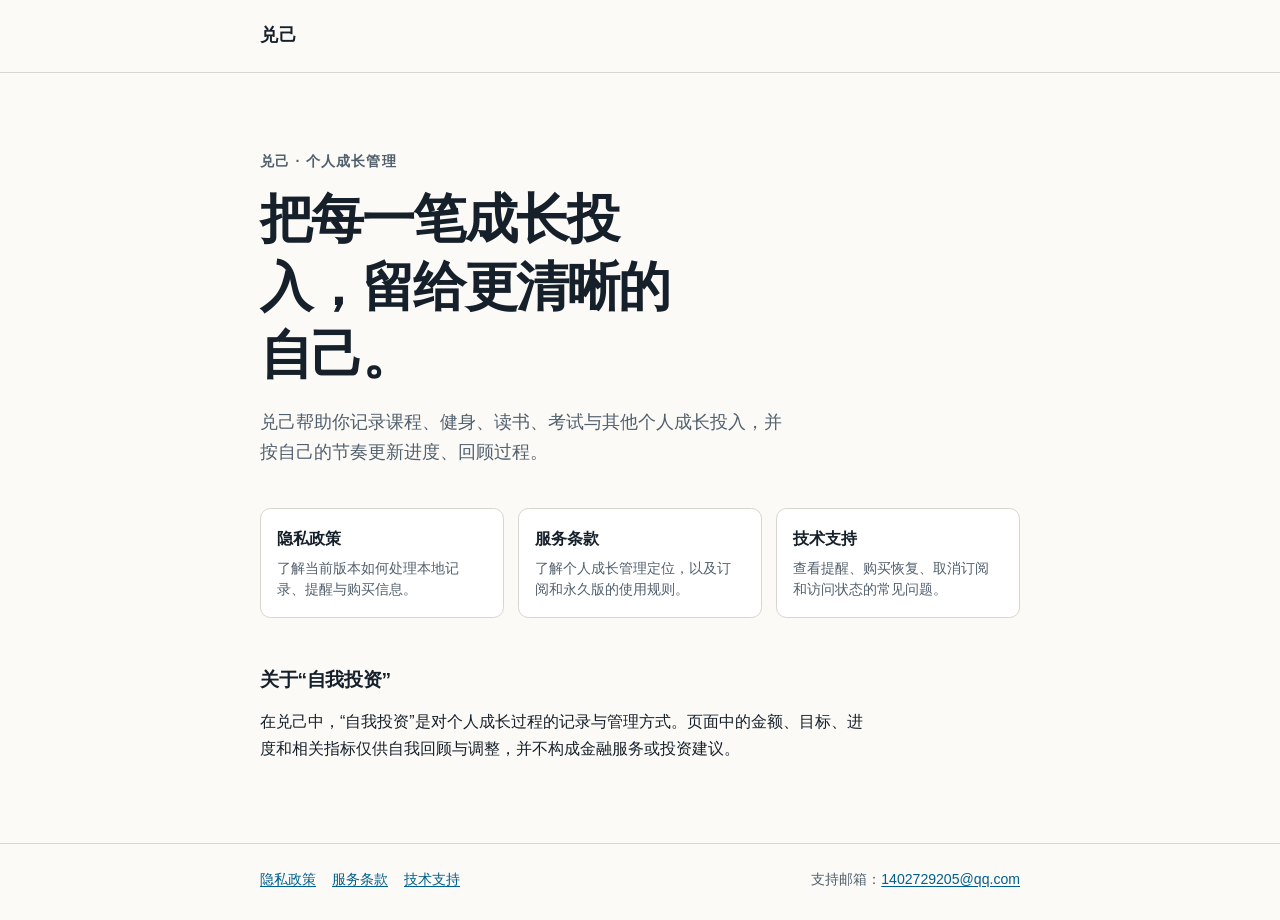
<file: index.html>
<!doctype html>
<html lang="zh-CN">
  <head>
    <meta charset="utf-8">
    <meta name="viewport" content="width=device-width, initial-scale=1">
    <meta name="description" content="兑己：用于记录与复盘个人成长投入的本地 iOS 应用。">
    <title>兑己 · 个人成长管理</title>
    <link rel="stylesheet" href="assets/site.css">
  </head>
  <body>
    <a class="skip-link" href="#content">跳到主要内容</a>
    <header class="site-header">
      <div class="shell">
        <a class="brand" href="./" aria-label="兑己首页">兑己</a>
      </div>
    </header>

    <main id="content" class="shell">
      <p class="eyebrow">兑己 · 个人成长管理</p>
      <h1>把每一笔成长投入，留给更清晰的自己。</h1>
      <p class="lead">
        兑己帮助你记录课程、健身、读书、考试与其他个人成长投入，并按自己的节奏更新进度、回顾过程。
      </p>

      <nav class="link-grid" aria-label="公开页面">
        <a class="link-card" href="privacy/">
          <strong>隐私政策</strong>
          <span>了解当前版本如何处理本地记录、提醒与购买信息。</span>
        </a>
        <a class="link-card" href="terms/">
          <strong>服务条款</strong>
          <span>了解个人成长管理定位，以及订阅和永久版的使用规则。</span>
        </a>
        <a class="link-card" href="support/">
          <strong>技术支持</strong>
          <span>查看提醒、购买恢复、取消订阅和访问状态的常见问题。</span>
        </a>
      </nav>

      <section class="content" aria-labelledby="about-title">
        <h2 id="about-title">关于“自我投资”</h2>
        <p>
          在兑己中，“自我投资”是对个人成长过程的记录与管理方式。页面中的金额、目标、进度和相关指标仅供自我回顾与调整，并不构成金融服务或投资建议。
        </p>
      </section>
    </main>

    <footer class="site-footer">
      <div class="shell">
        <nav class="footer-links" aria-label="页脚导航">
          <a href="privacy/">隐私政策</a>
          <a href="terms/">服务条款</a>
          <a href="support/">技术支持</a>
        </nav>
        <p>支持邮箱：<a href="mailto:1402729205@qq.com">1402729205@qq.com</a></p>
      </div>
    </footer>
  </body>
</html>
</file>
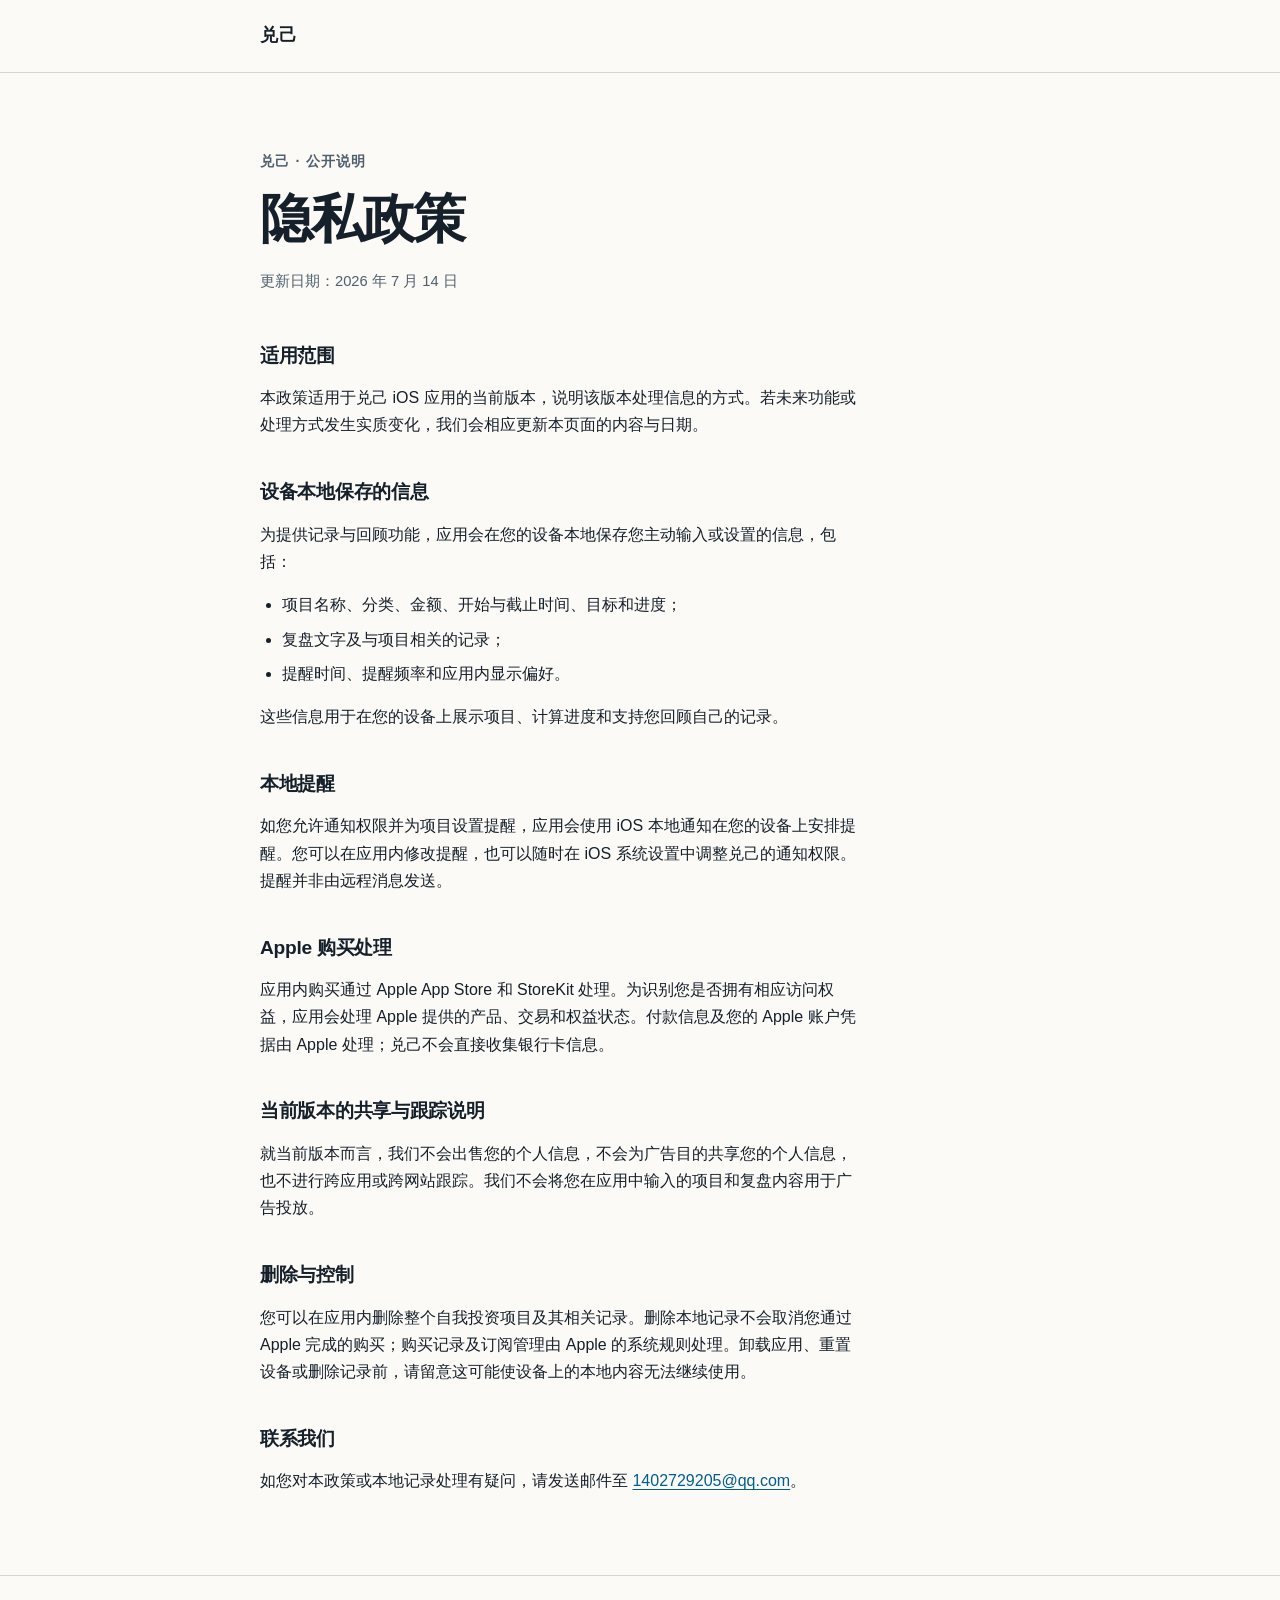
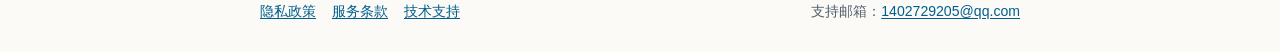
<file: privacy/index.html>
<!doctype html>
<html lang="zh-CN">
  <head>
    <meta charset="utf-8">
    <meta name="viewport" content="width=device-width, initial-scale=1">
    <meta name="description" content="兑己当前版本的隐私政策。">
    <title>隐私政策 · 兑己</title>
    <link rel="stylesheet" href="../assets/site.css">
  </head>
  <body>
    <a class="skip-link" href="#content">跳到主要内容</a>
    <header class="site-header">
      <div class="shell">
        <a class="brand" href="../" aria-label="返回兑己首页">兑己</a>
      </div>
    </header>

    <main id="content" class="shell">
      <p class="eyebrow">兑己 · 公开说明</p>
      <h1>隐私政策</h1>
      <p class="meta">更新日期：2026 年 7 月 14 日</p>

      <div class="content">
        <h2>适用范围</h2>
        <p>
          本政策适用于兑己 iOS 应用的当前版本，说明该版本处理信息的方式。若未来功能或处理方式发生实质变化，我们会相应更新本页面的内容与日期。
        </p>

        <h2>设备本地保存的信息</h2>
        <p>为提供记录与回顾功能，应用会在您的设备本地保存您主动输入或设置的信息，包括：</p>
        <ul>
          <li>项目名称、分类、金额、开始与截止时间、目标和进度；</li>
          <li>复盘文字及与项目相关的记录；</li>
          <li>提醒时间、提醒频率和应用内显示偏好。</li>
        </ul>
        <p>这些信息用于在您的设备上展示项目、计算进度和支持您回顾自己的记录。</p>

        <h2>本地提醒</h2>
        <p>
          如您允许通知权限并为项目设置提醒，应用会使用 iOS 本地通知在您的设备上安排提醒。您可以在应用内修改提醒，也可以随时在 iOS 系统设置中调整兑己的通知权限。提醒并非由远程消息发送。
        </p>

        <h2>Apple 购买处理</h2>
        <p>
          应用内购买通过 Apple App Store 和 StoreKit 处理。为识别您是否拥有相应访问权益，应用会处理 Apple 提供的产品、交易和权益状态。付款信息及您的 Apple 账户凭据由 Apple 处理；兑己不会直接收集银行卡信息。
        </p>

        <h2>当前版本的共享与跟踪说明</h2>
        <p>
          就当前版本而言，我们不会出售您的个人信息，不会为广告目的共享您的个人信息，也不进行跨应用或跨网站跟踪。我们不会将您在应用中输入的项目和复盘内容用于广告投放。
        </p>

        <h2>删除与控制</h2>
        <p>
          您可以在应用内删除整个自我投资项目及其相关记录。删除本地记录不会取消您通过 Apple 完成的购买；购买记录及订阅管理由 Apple 的系统规则处理。卸载应用、重置设备或删除记录前，请留意这可能使设备上的本地内容无法继续使用。
        </p>

        <h2>联系我们</h2>
        <p>
          如您对本政策或本地记录处理有疑问，请发送邮件至
          <a href="mailto:1402729205@qq.com">1402729205@qq.com</a>。
        </p>
      </div>
    </main>

    <footer class="site-footer">
      <div class="shell">
        <nav class="footer-links" aria-label="页脚导航">
          <a href="../privacy/">隐私政策</a>
          <a href="../terms/">服务条款</a>
          <a href="../support/">技术支持</a>
        </nav>
        <p>支持邮箱：<a href="mailto:1402729205@qq.com">1402729205@qq.com</a></p>
      </div>
    </footer>
  </body>
</html>
</file>
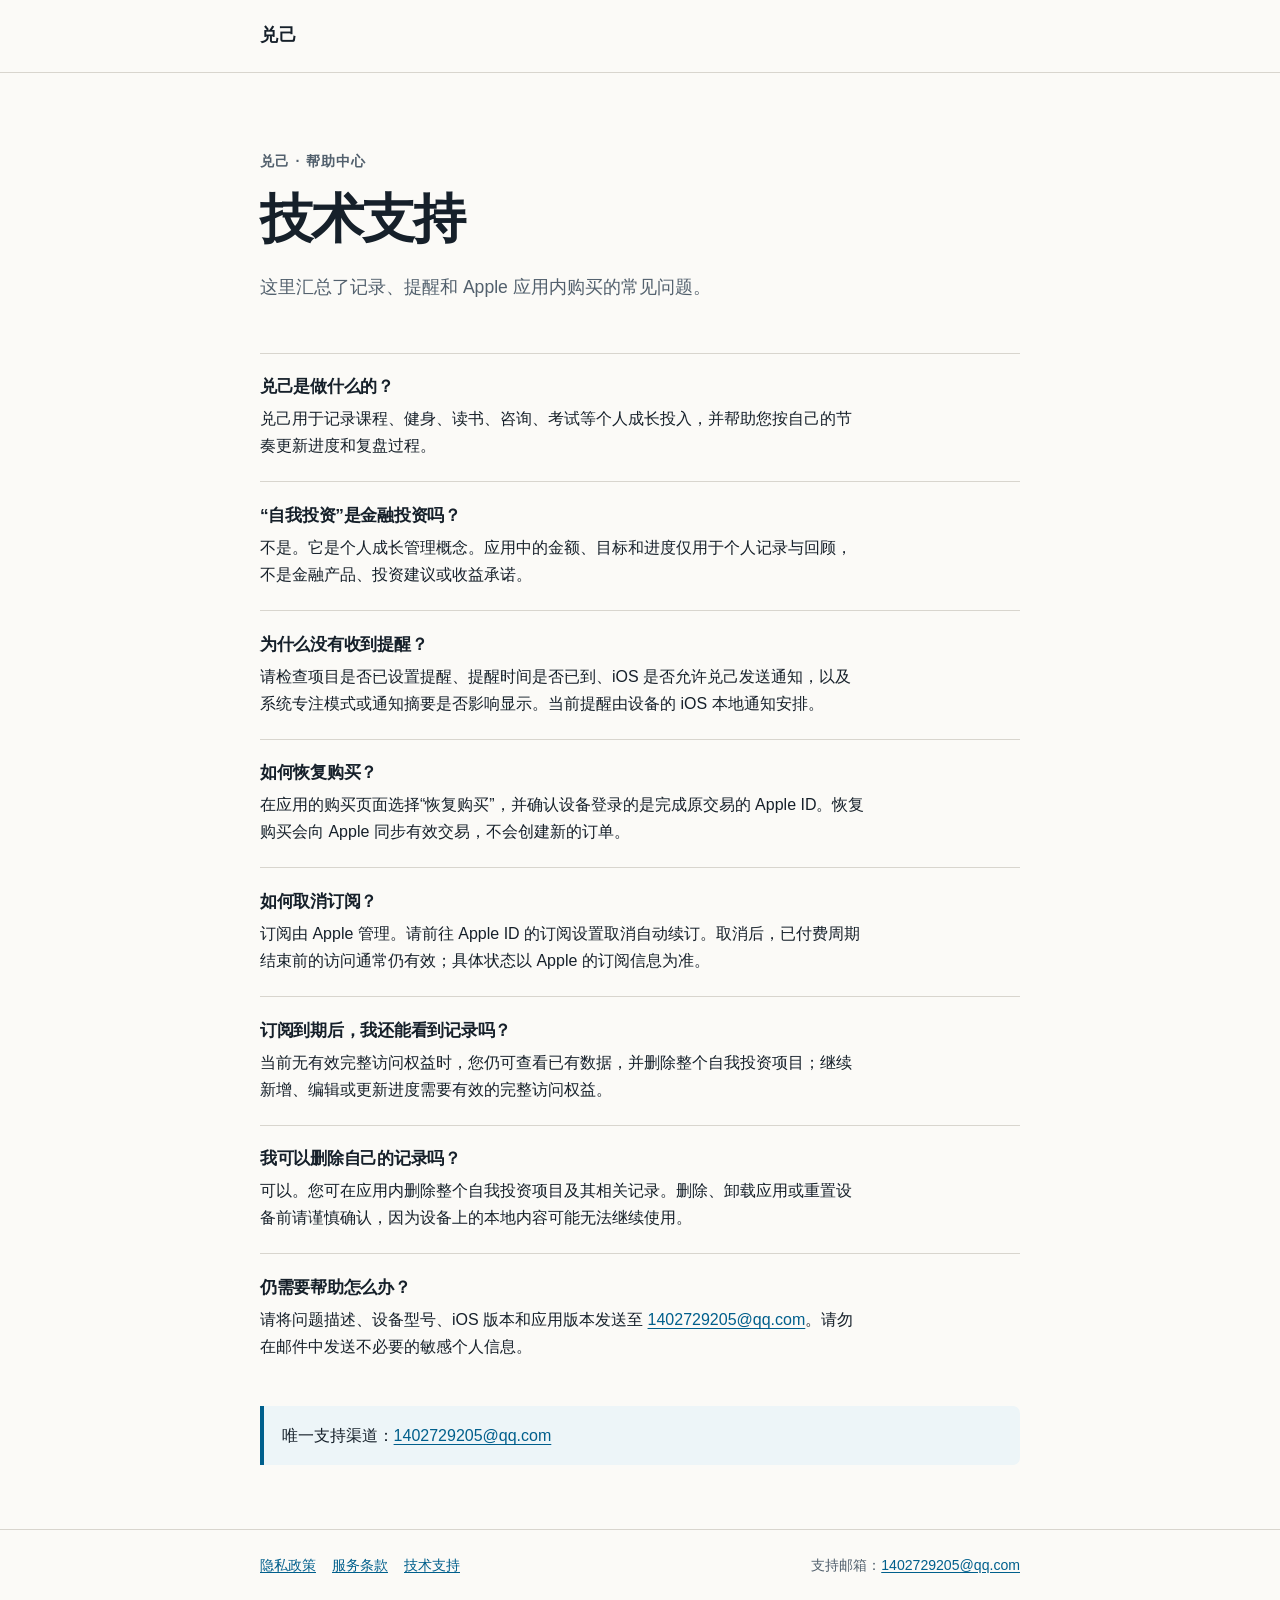
<file: support/index.html>
<!doctype html>
<html lang="zh-CN">
  <head>
    <meta charset="utf-8">
    <meta name="viewport" content="width=device-width, initial-scale=1">
    <meta name="description" content="兑己技术支持与常见问题。">
    <title>技术支持 · 兑己</title>
    <link rel="stylesheet" href="../assets/site.css">
  </head>
  <body>
    <a class="skip-link" href="#content">跳到主要内容</a>
    <header class="site-header">
      <div class="shell">
        <a class="brand" href="../" aria-label="返回兑己首页">兑己</a>
      </div>
    </header>

    <main id="content" class="shell">
      <p class="eyebrow">兑己 · 帮助中心</p>
      <h1>技术支持</h1>
      <p class="lead">这里汇总了记录、提醒和 Apple 应用内购买的常见问题。</p>

      <section class="content" aria-label="常见问题">
        <article class="faq-item">
          <h2>兑己是做什么的？</h2>
          <p>兑己用于记录课程、健身、读书、咨询、考试等个人成长投入，并帮助您按自己的节奏更新进度和复盘过程。</p>
        </article>

        <article class="faq-item">
          <h2>“自我投资”是金融投资吗？</h2>
          <p>不是。它是个人成长管理概念。应用中的金额、目标和进度仅用于个人记录与回顾，不是金融产品、投资建议或收益承诺。</p>
        </article>

        <article class="faq-item">
          <h2>为什么没有收到提醒？</h2>
          <p>请检查项目是否已设置提醒、提醒时间是否已到、iOS 是否允许兑己发送通知，以及系统专注模式或通知摘要是否影响显示。当前提醒由设备的 iOS 本地通知安排。</p>
        </article>

        <article class="faq-item">
          <h2>如何恢复购买？</h2>
          <p>在应用的购买页面选择“恢复购买”，并确认设备登录的是完成原交易的 Apple ID。恢复购买会向 Apple 同步有效交易，不会创建新的订单。</p>
        </article>

        <article class="faq-item">
          <h2>如何取消订阅？</h2>
          <p>订阅由 Apple 管理。请前往 Apple ID 的订阅设置取消自动续订。取消后，已付费周期结束前的访问通常仍有效；具体状态以 Apple 的订阅信息为准。</p>
        </article>

        <article class="faq-item">
          <h2>订阅到期后，我还能看到记录吗？</h2>
          <p>当前无有效完整访问权益时，您仍可查看已有数据，并删除整个自我投资项目；继续新增、编辑或更新进度需要有效的完整访问权益。</p>
        </article>

        <article class="faq-item">
          <h2>我可以删除自己的记录吗？</h2>
          <p>可以。您可在应用内删除整个自我投资项目及其相关记录。删除、卸载应用或重置设备前请谨慎确认，因为设备上的本地内容可能无法继续使用。</p>
        </article>

        <article class="faq-item">
          <h2>仍需要帮助怎么办？</h2>
          <p>请将问题描述、设备型号、iOS 版本和应用版本发送至 <a href="mailto:1402729205@qq.com">1402729205@qq.com</a>。请勿在邮件中发送不必要的敏感个人信息。</p>
        </article>
      </section>

      <aside class="notice" aria-label="支持联系信息">
        <p>唯一支持渠道：<a href="mailto:1402729205@qq.com">1402729205@qq.com</a></p>
      </aside>
    </main>

    <footer class="site-footer">
      <div class="shell">
        <nav class="footer-links" aria-label="页脚导航">
          <a href="../privacy/">隐私政策</a>
          <a href="../terms/">服务条款</a>
          <a href="../support/">技术支持</a>
        </nav>
        <p>支持邮箱：<a href="mailto:1402729205@qq.com">1402729205@qq.com</a></p>
      </div>
    </footer>
  </body>
</html>
</file>
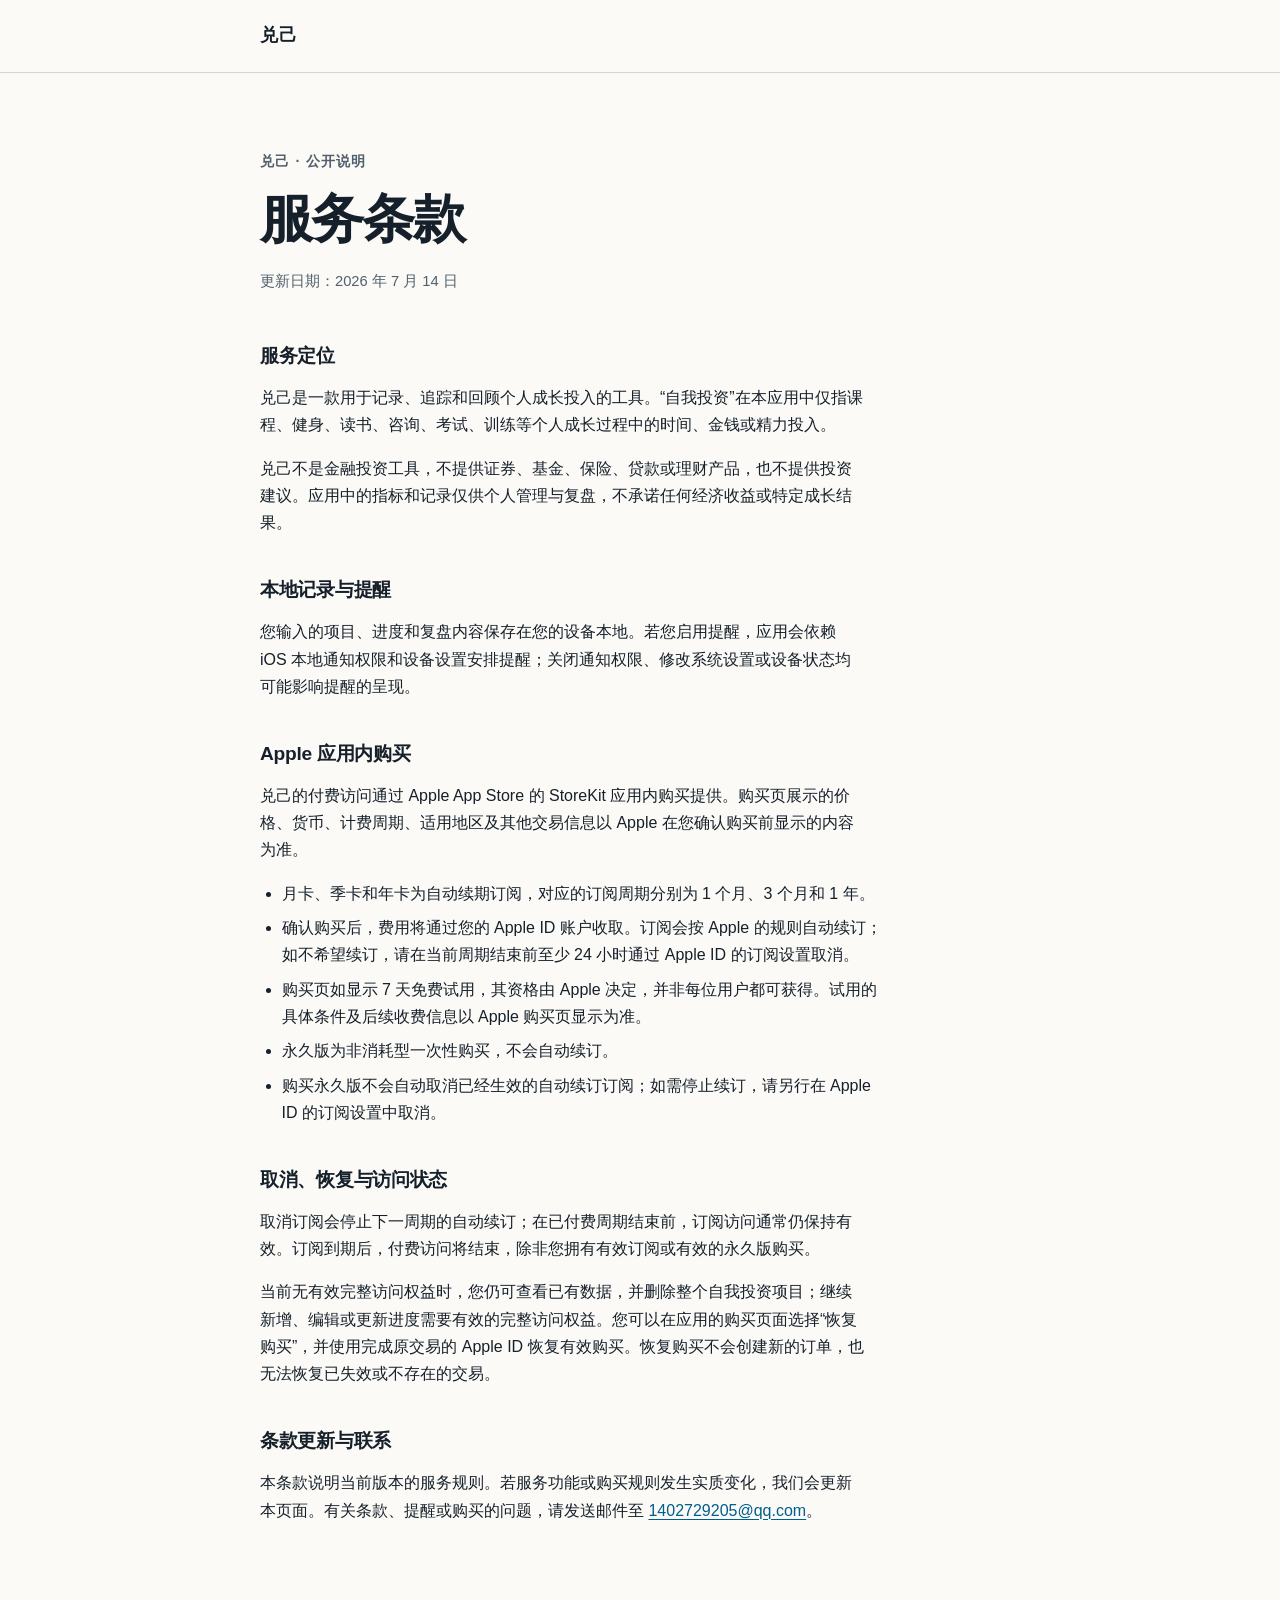
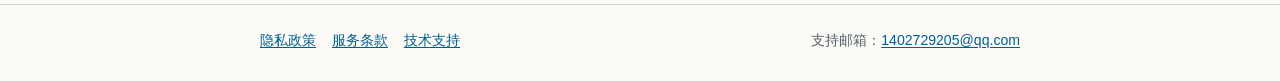
<file: terms/index.html>
<!doctype html>
<html lang="zh-CN">
  <head>
    <meta charset="utf-8">
    <meta name="viewport" content="width=device-width, initial-scale=1">
    <meta name="description" content="兑己当前版本的服务条款与购买规则。">
    <title>服务条款 · 兑己</title>
    <link rel="stylesheet" href="../assets/site.css">
  </head>
  <body>
    <a class="skip-link" href="#content">跳到主要内容</a>
    <header class="site-header">
      <div class="shell">
        <a class="brand" href="../" aria-label="返回兑己首页">兑己</a>
      </div>
    </header>

    <main id="content" class="shell">
      <p class="eyebrow">兑己 · 公开说明</p>
      <h1>服务条款</h1>
      <p class="meta">更新日期：2026 年 7 月 14 日</p>

      <div class="content">
        <h2>服务定位</h2>
        <p>
          兑己是一款用于记录、追踪和回顾个人成长投入的工具。“自我投资”在本应用中仅指课程、健身、读书、咨询、考试、训练等个人成长过程中的时间、金钱或精力投入。
        </p>
        <p>
          兑己不是金融投资工具，不提供证券、基金、保险、贷款或理财产品，也不提供投资建议。应用中的指标和记录仅供个人管理与复盘，不承诺任何经济收益或特定成长结果。
        </p>

        <h2>本地记录与提醒</h2>
        <p>
          您输入的项目、进度和复盘内容保存在您的设备本地。若您启用提醒，应用会依赖 iOS 本地通知权限和设备设置安排提醒；关闭通知权限、修改系统设置或设备状态均可能影响提醒的呈现。
        </p>

        <h2>Apple 应用内购买</h2>
        <p>
          兑己的付费访问通过 Apple App Store 的 StoreKit 应用内购买提供。购买页展示的价格、货币、计费周期、适用地区及其他交易信息以 Apple 在您确认购买前显示的内容为准。
        </p>
        <ul>
          <li>月卡、季卡和年卡为自动续期订阅，对应的订阅周期分别为 1 个月、3 个月和 1 年。</li>
          <li>确认购买后，费用将通过您的 Apple ID 账户收取。订阅会按 Apple 的规则自动续订；如不希望续订，请在当前周期结束前至少 24 小时通过 Apple ID 的订阅设置取消。</li>
          <li>购买页如显示 7 天免费试用，其资格由 Apple 决定，并非每位用户都可获得。试用的具体条件及后续收费信息以 Apple 购买页显示为准。</li>
          <li>永久版为非消耗型一次性购买，不会自动续订。</li>
          <li>购买永久版不会自动取消已经生效的自动续订订阅；如需停止续订，请另行在 Apple ID 的订阅设置中取消。</li>
        </ul>

        <h2>取消、恢复与访问状态</h2>
        <p>
          取消订阅会停止下一周期的自动续订；在已付费周期结束前，订阅访问通常仍保持有效。订阅到期后，付费访问将结束，除非您拥有有效订阅或有效的永久版购买。
        </p>
        <p>
          当前无有效完整访问权益时，您仍可查看已有数据，并删除整个自我投资项目；继续新增、编辑或更新进度需要有效的完整访问权益。您可以在应用的购买页面选择“恢复购买”，并使用完成原交易的 Apple ID 恢复有效购买。恢复购买不会创建新的订单，也无法恢复已失效或不存在的交易。
        </p>

        <h2>条款更新与联系</h2>
        <p>
          本条款说明当前版本的服务规则。若服务功能或购买规则发生实质变化，我们会更新本页面。有关条款、提醒或购买的问题，请发送邮件至
          <a href="mailto:1402729205@qq.com">1402729205@qq.com</a>。
        </p>
      </div>
    </main>

    <footer class="site-footer">
      <div class="shell">
        <nav class="footer-links" aria-label="页脚导航">
          <a href="../privacy/">隐私政策</a>
          <a href="../terms/">服务条款</a>
          <a href="../support/">技术支持</a>
        </nav>
        <p>支持邮箱：<a href="mailto:1402729205@qq.com">1402729205@qq.com</a></p>
      </div>
    </footer>
  </body>
</html>
</file>
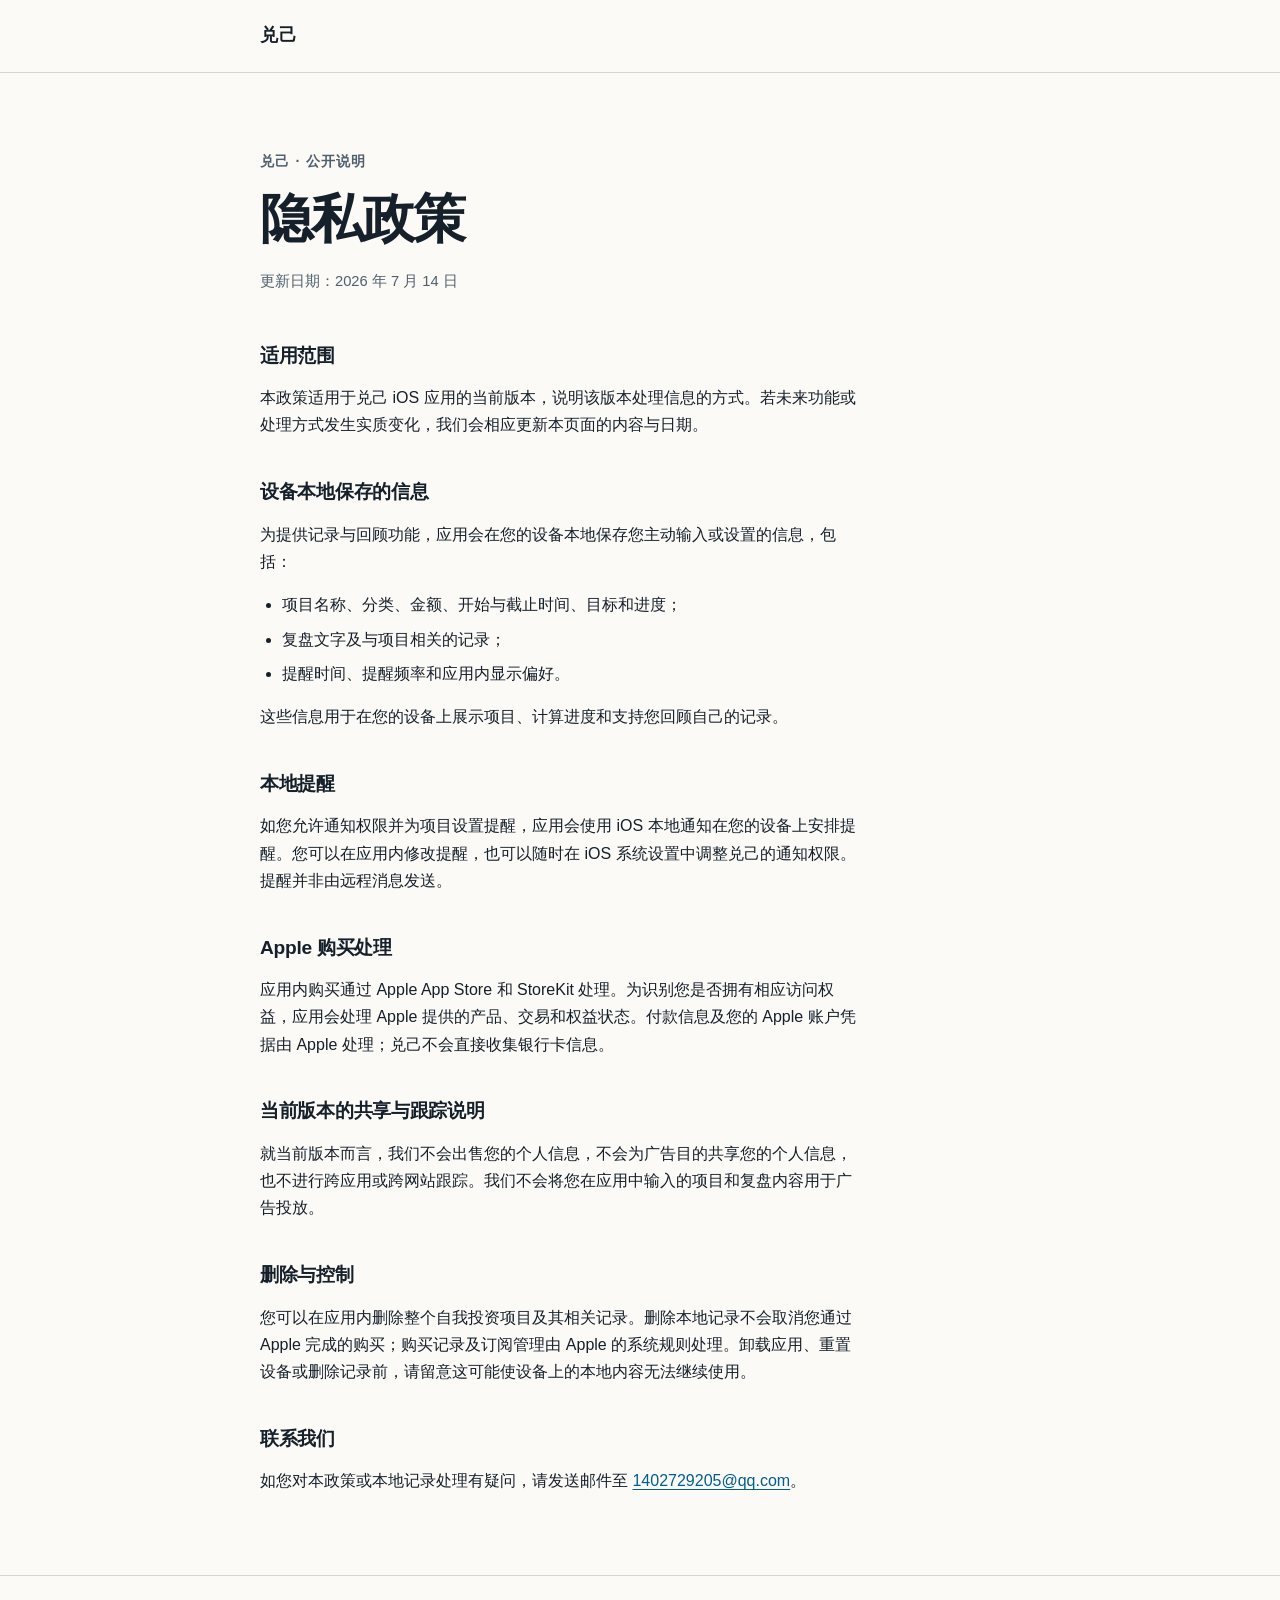
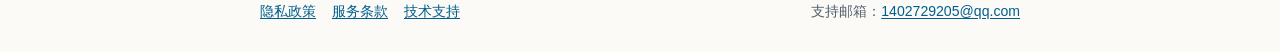
<file: duiji-privacy.html>
<!doctype html>
<html lang="zh-CN">
  <head>
    <meta charset="utf-8">
    <meta name="viewport" content="width=device-width, initial-scale=1">
    <meta name="description" content="兑己当前版本的隐私政策。">
    <title>隐私政策 · 兑己</title>
    <link rel="stylesheet" href="../assets/site.css">
  </head>
  <body>
    <a class="skip-link" href="#content">跳到主要内容</a>
    <header class="site-header">
      <div class="shell">
        <a class="brand" href="../" aria-label="返回兑己首页">兑己</a>
      </div>
    </header>

    <main id="content" class="shell">
      <p class="eyebrow">兑己 · 公开说明</p>
      <h1>隐私政策</h1>
      <p class="meta">更新日期：2026 年 7 月 14 日</p>

      <div class="content">
        <h2>适用范围</h2>
        <p>
          本政策适用于兑己 iOS 应用的当前版本，说明该版本处理信息的方式。若未来功能或处理方式发生实质变化，我们会相应更新本页面的内容与日期。
        </p>

        <h2>设备本地保存的信息</h2>
        <p>为提供记录与回顾功能，应用会在您的设备本地保存您主动输入或设置的信息，包括：</p>
        <ul>
          <li>项目名称、分类、金额、开始与截止时间、目标和进度；</li>
          <li>复盘文字及与项目相关的记录；</li>
          <li>提醒时间、提醒频率和应用内显示偏好。</li>
        </ul>
        <p>这些信息用于在您的设备上展示项目、计算进度和支持您回顾自己的记录。</p>

        <h2>本地提醒</h2>
        <p>
          如您允许通知权限并为项目设置提醒，应用会使用 iOS 本地通知在您的设备上安排提醒。您可以在应用内修改提醒，也可以随时在 iOS 系统设置中调整兑己的通知权限。提醒并非由远程消息发送。
        </p>

        <h2>Apple 购买处理</h2>
        <p>
          应用内购买通过 Apple App Store 和 StoreKit 处理。为识别您是否拥有相应访问权益，应用会处理 Apple 提供的产品、交易和权益状态。付款信息及您的 Apple 账户凭据由 Apple 处理；兑己不会直接收集银行卡信息。
        </p>

        <h2>当前版本的共享与跟踪说明</h2>
        <p>
          就当前版本而言，我们不会出售您的个人信息，不会为广告目的共享您的个人信息，也不进行跨应用或跨网站跟踪。我们不会将您在应用中输入的项目和复盘内容用于广告投放。
        </p>

        <h2>删除与控制</h2>
        <p>
          您可以在应用内删除整个自我投资项目及其相关记录。删除本地记录不会取消您通过 Apple 完成的购买；购买记录及订阅管理由 Apple 的系统规则处理。卸载应用、重置设备或删除记录前，请留意这可能使设备上的本地内容无法继续使用。
        </p>

        <h2>联系我们</h2>
        <p>
          如您对本政策或本地记录处理有疑问，请发送邮件至
          <a href="mailto:1402729205@qq.com">1402729205@qq.com</a>。
        </p>
      </div>
    </main>

    <footer class="site-footer">
      <div class="shell">
        <nav class="footer-links" aria-label="页脚导航">
          <a href="../privacy/">隐私政策</a>
          <a href="../terms/">服务条款</a>
          <a href="../support/">技术支持</a>
        </nav>
        <p>支持邮箱：<a href="mailto:1402729205@qq.com">1402729205@qq.com</a></p>
      </div>
    </footer>
  </body>
</html>
</file>
<file: assets/site.css>
:root {
  color-scheme: light;
  --background: #fbfaf7;
  --surface: #ffffff;
  --ink: #16202a;
  --muted: #52606d;
  --line: #d8d5ce;
  --link: #005f8c;
  --link-hover: #003f5f;
  --accent-surface: #edf5f8;
  --focus: #c24a00;
}

* {
  box-sizing: border-box;
}

html {
  scroll-behavior: smooth;
}

body {
  min-width: 320px;
  margin: 0;
  background: var(--background);
  color: var(--ink);
  font-family: -apple-system, BlinkMacSystemFont, "Segoe UI", Roboto,
    "Noto Sans SC", "PingFang SC", "Hiragino Sans GB", "Microsoft YaHei", sans-serif;
  font-size: 1rem;
  line-height: 1.7;
}

a {
  color: var(--link);
  text-decoration-thickness: 0.08em;
  text-underline-offset: 0.16em;
}

a:hover {
  color: var(--link-hover);
}

a:focus-visible {
  outline: 3px solid var(--focus);
  outline-offset: 3px;
}

.skip-link {
  position: fixed;
  top: 0.75rem;
  left: 0.75rem;
  z-index: 10;
  padding: 0.5rem 0.75rem;
  background: var(--ink);
  color: #fff;
  transform: translateY(-200%);
}

.skip-link:focus {
  transform: translateY(0);
}

.shell {
  width: min(100% - 2.5rem, 760px);
  margin-inline: auto;
}

.site-header {
  border-bottom: 1px solid var(--line);
}

.site-header .shell {
  display: flex;
  align-items: center;
  min-height: 4.5rem;
}

.brand {
  color: var(--ink);
  font-size: 1.1rem;
  font-weight: 760;
  letter-spacing: 0.08em;
  text-decoration: none;
}

main {
  padding-block: 4.75rem 4rem;
}

.eyebrow {
  margin: 0 0 0.75rem;
  color: var(--muted);
  font-size: 0.9rem;
  font-weight: 650;
  letter-spacing: 0.08em;
}

h1,
h2,
h3 {
  color: var(--ink);
  line-height: 1.28;
}

h1 {
  max-width: 15ch;
  margin: 0;
  font-size: clamp(2rem, 7vw, 3.3rem);
  letter-spacing: -0.035em;
}

h2 {
  margin: 2.6rem 0 0.75rem;
  font-size: 1.2rem;
  letter-spacing: -0.015em;
}

h3 {
  margin: 1.4rem 0 0.35rem;
  font-size: 1.03rem;
}

p,
li {
  max-width: 68ch;
}

.lead {
  max-width: 54ch;
  margin: 1.25rem 0 0;
  color: var(--muted);
  font-size: 1.1rem;
}

.meta {
  margin: 1rem 0 0;
  color: var(--muted);
  font-size: 0.92rem;
}

.link-grid {
  display: grid;
  grid-template-columns: repeat(3, minmax(0, 1fr));
  gap: 0.9rem;
  margin-top: 2.5rem;
}

.link-card {
  display: block;
  min-height: 100%;
  padding: 1rem;
  border: 1px solid var(--line);
  border-radius: 0.65rem;
  background: var(--surface);
  color: var(--ink);
  text-decoration: none;
}

.link-card:hover {
  border-color: var(--link);
  color: var(--ink);
}

.link-card strong,
.link-card span {
  display: block;
}

.link-card strong {
  font-size: 1rem;
}

.link-card span {
  margin-top: 0.35rem;
  color: var(--muted);
  font-size: 0.9rem;
  line-height: 1.5;
}

.content {
  margin-top: 3.1rem;
}

.content > :first-child {
  margin-top: 0;
}

.content ul {
  padding-left: 1.35rem;
}

.content li + li {
  margin-top: 0.45rem;
}

.notice {
  margin-top: 1.5rem;
  padding: 1rem 1.1rem;
  border-left: 4px solid var(--link);
  border-radius: 0 0.45rem 0.45rem 0;
  background: var(--accent-surface);
}

.notice p {
  margin: 0;
}

.faq-item {
  padding: 1.35rem 0;
  border-top: 1px solid var(--line);
}

.faq-item h2 {
  margin: 0;
  font-size: 1.08rem;
}

.faq-item p {
  margin: 0.5rem 0 0;
}

.site-footer {
  border-top: 1px solid var(--line);
}

.site-footer .shell {
  display: flex;
  flex-wrap: wrap;
  gap: 0.55rem 1.2rem;
  align-items: baseline;
  justify-content: space-between;
  padding-block: 1.5rem 1.75rem;
  color: var(--muted);
  font-size: 0.88rem;
}

.footer-links {
  display: flex;
  flex-wrap: wrap;
  gap: 0.55rem 1rem;
}

.site-footer p {
  margin: 0;
}

@media (max-width: 640px) {
  main {
    padding-block: 3.5rem 3rem;
  }

  .link-grid {
    grid-template-columns: 1fr;
  }
}

@media (prefers-reduced-motion: reduce) {
  html {
    scroll-behavior: auto;
  }
}
</file>
